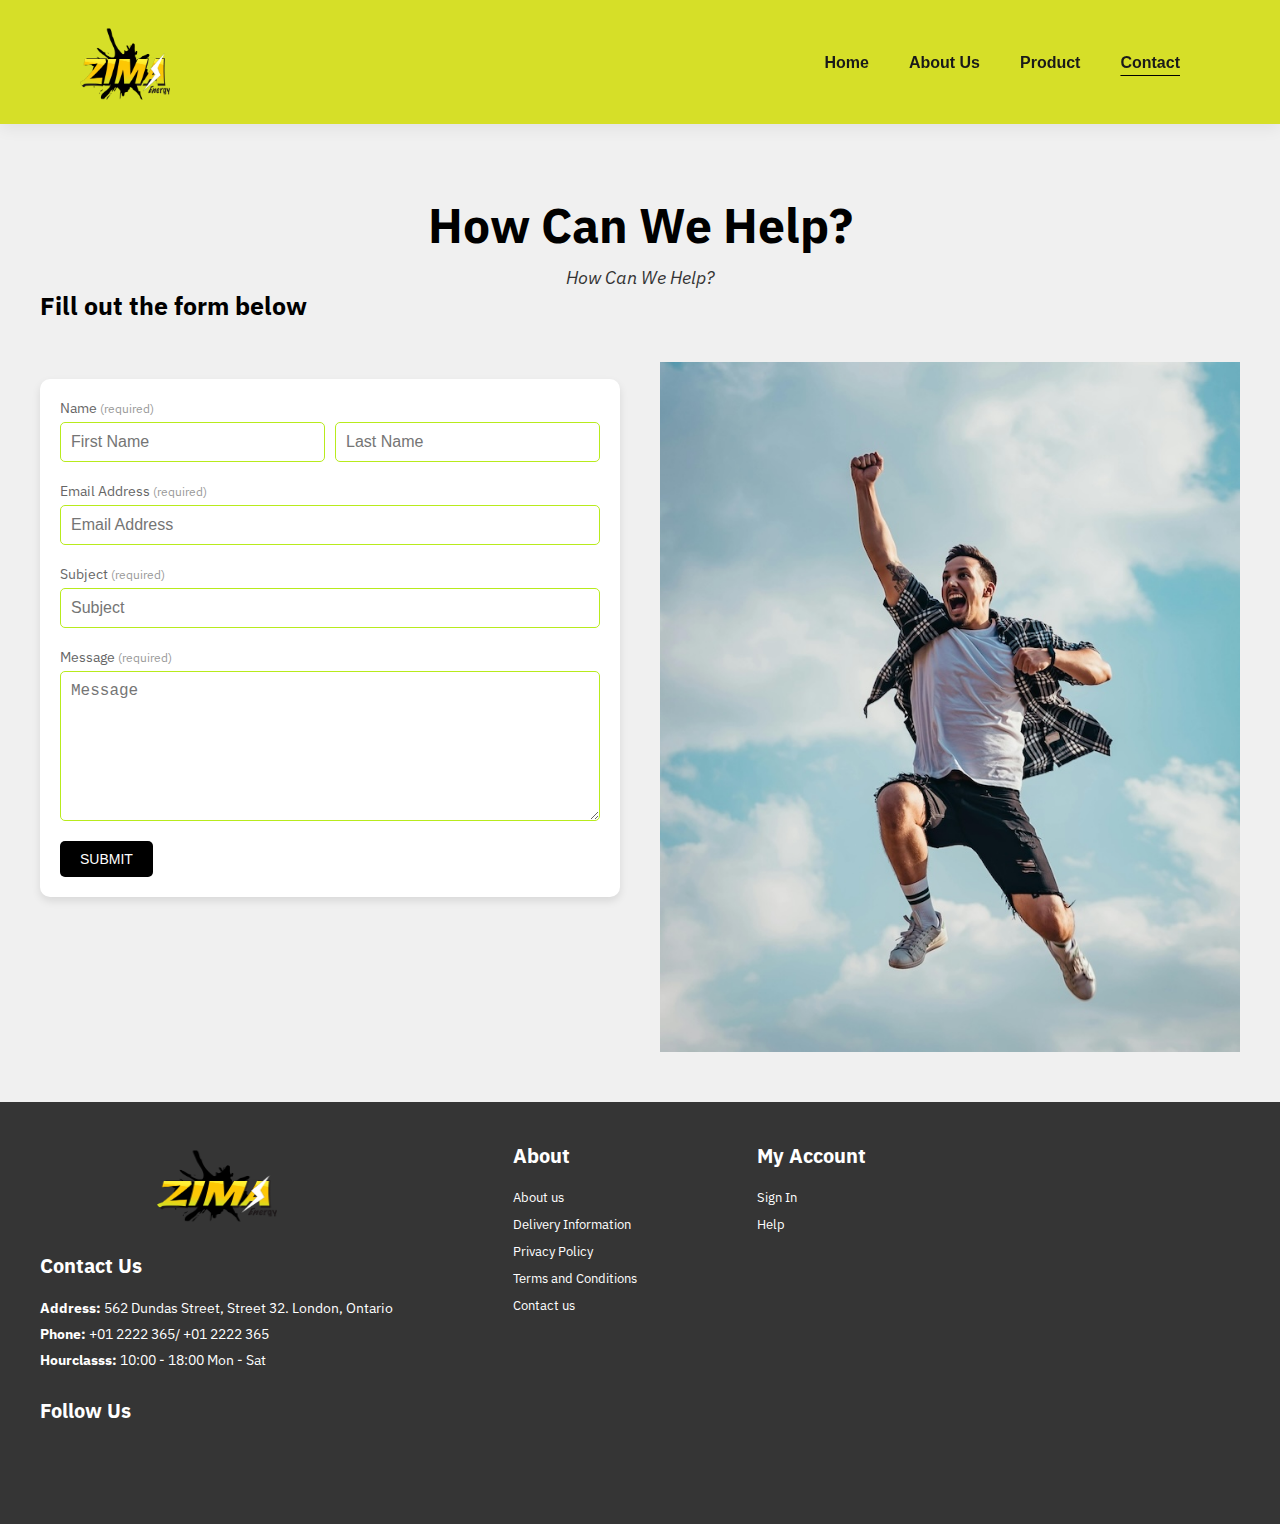
<file: contact.html>
<!DOCTYPE html>
<html lang="en">
  <head>
    <meta charset="UTF-8" />
    <meta name="viewport" content="width=device-width, initial-scale=1.0" />
    <title>ZIMA Energy</title>

    <link rel="stylesheet" href="css/grid.css" />
    <link rel="stylesheet" href="css/main.css" />
  </head>
  <body>
    <div class="off-screen-menu">
      <ul>
        <li><a href="index.html">Home</a></li>
        <li><a href="#">About Us</a></li>
        <li><a href="zima-product.html">Product</a></li>
        <li><a href="contact.html">Contact</a></li>
      </ul>
    </div>

    <nav>
      <a href="#">
        <img
          src="./images/Zima_logo.png"
          class="logo"
          alt="hero image"
          style="height: 80px"
        />
      </a>
      <div class="ham-menu">
        <span></span>
        <span></span>
        <span></span>
      </div>
    </nav>
    <!-- Nav bar -->
    <header id="header">
      <a href="#"
        ><img
          src="./images/Zima_logo.png"
          class="logo"
          alt="hero image"
          style="height: 80px"
      /></a>

      <div>
        <ul id="navbar">
          <li class="Underline"><a href="index.html">Home</a></li>
          <li class="Underline"><a href="#">About Us</a></li>
          <li class="Underline"><a href="zima-product.html">Product</a></li>
          <li class="currentPage"><a href="contact.html">Contact</a></li>
        </ul>
      </div>
    </header>

    <section class="contact-section">
      <div class="container-contact">
        <div class="heading">
          <h1>How Can We Help?</h1>
          <p><em>How Can We Help?</em></p>
          <h2>Fill out the form below</h2>
        </div>
        <div class="content">
          <div class="left">
            <form>
              <label for="first-name">Name <span>(required)</span></label>
              <div class="name-fields">
                <input
                  type="text"
                  id="first-name"
                  name="first-name"
                  placeholder="First Name"
                  required
                />
                <input
                  type="text"
                  id="last-name"
                  name="last-name"
                  placeholder="Last Name"
                  required
                />
              </div>
              <label for="email">Email Address <span>(required)</span></label>
              <input
                type="email"
                id="email"
                name="email"
                placeholder="Email Address"
                required
              />
              <label for="subject">Subject <span>(required)</span></label>
              <input
                type="text"
                id="subject"
                name="subject"
                placeholder="Subject"
                required
              />
              <label for="message">Message <span>(required)</span></label>
              <textarea
                id="message"
                name="message"
                placeholder="Message"
                required
              ></textarea>
              <button type="submit">SUBMIT</button>
            </form>
          </div>
          <div class="right">
            <img src="images/contact-image.jpg" alt="Contact Image" />
          </div>
        </div>
      </div>
    </section>

    <!-- Footer -->

    <footer class="section-p1">
      <div class="col">
        <img
          src="./images/Zima_logo.png"
          class="logo"
          alt="hero image"
          style="height: 80px"
        />
        <h4>Contact Us</h4>
        <p>
          <strong>Address: </strong>562 Dundas Street, Street 32. London,
          Ontario
        </p>
        <p><strong>Phone: </strong> +01 2222 365/ +01 2222 365</p>
        <p><strong>Hourclasss: </strong> 10:00 - 18:00 Mon - Sat</p>
        <div class="follow">
          <h4>Follow Us</h4>
          <div class="icon">
            <i class="fab fa-facebook-f"></i>
            <i class="fab fa-twitter"></i>
            <i class="fab fa-instagram"></i>
            <i class="fab fa-pinterest-p"></i>
            <i class="fab fa-youtube"></i>
          </div>
        </div>
      </div>

      <div class="col">
        <h4>About</h4>
        <a href="#">About us</a>
        <a href="#">Delivery Information</a>
        <a href="#">Privacy Policy</a>
        <a href="#">Terms and Conditions</a>
        <a href="#">Contact us</a>
      </div>

      <div class="col">
        <h4>My Account</h4>
        <a href="#">Sign In</a>
        <a href="#">Help</a>
      </div>
    </footer>

    <script src="./js/main.js"></script>
  </body>
</html>
</file>
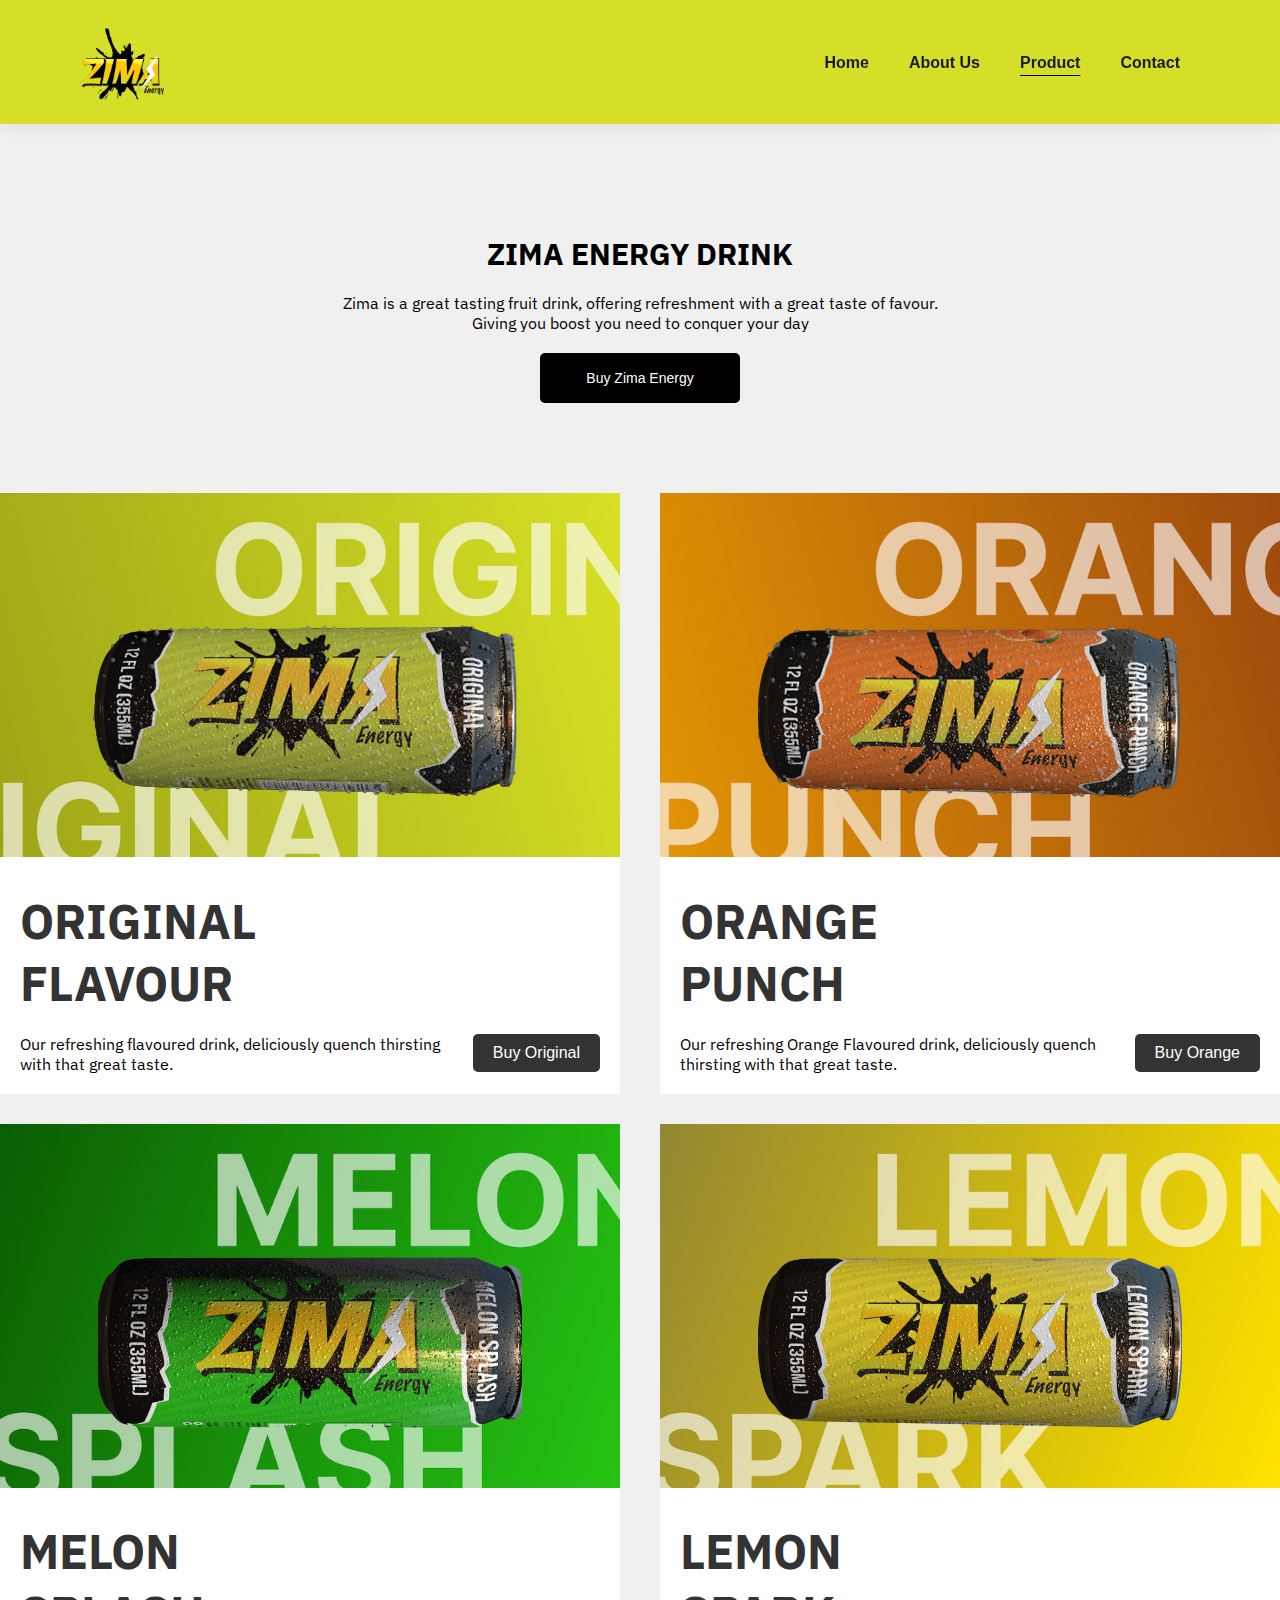
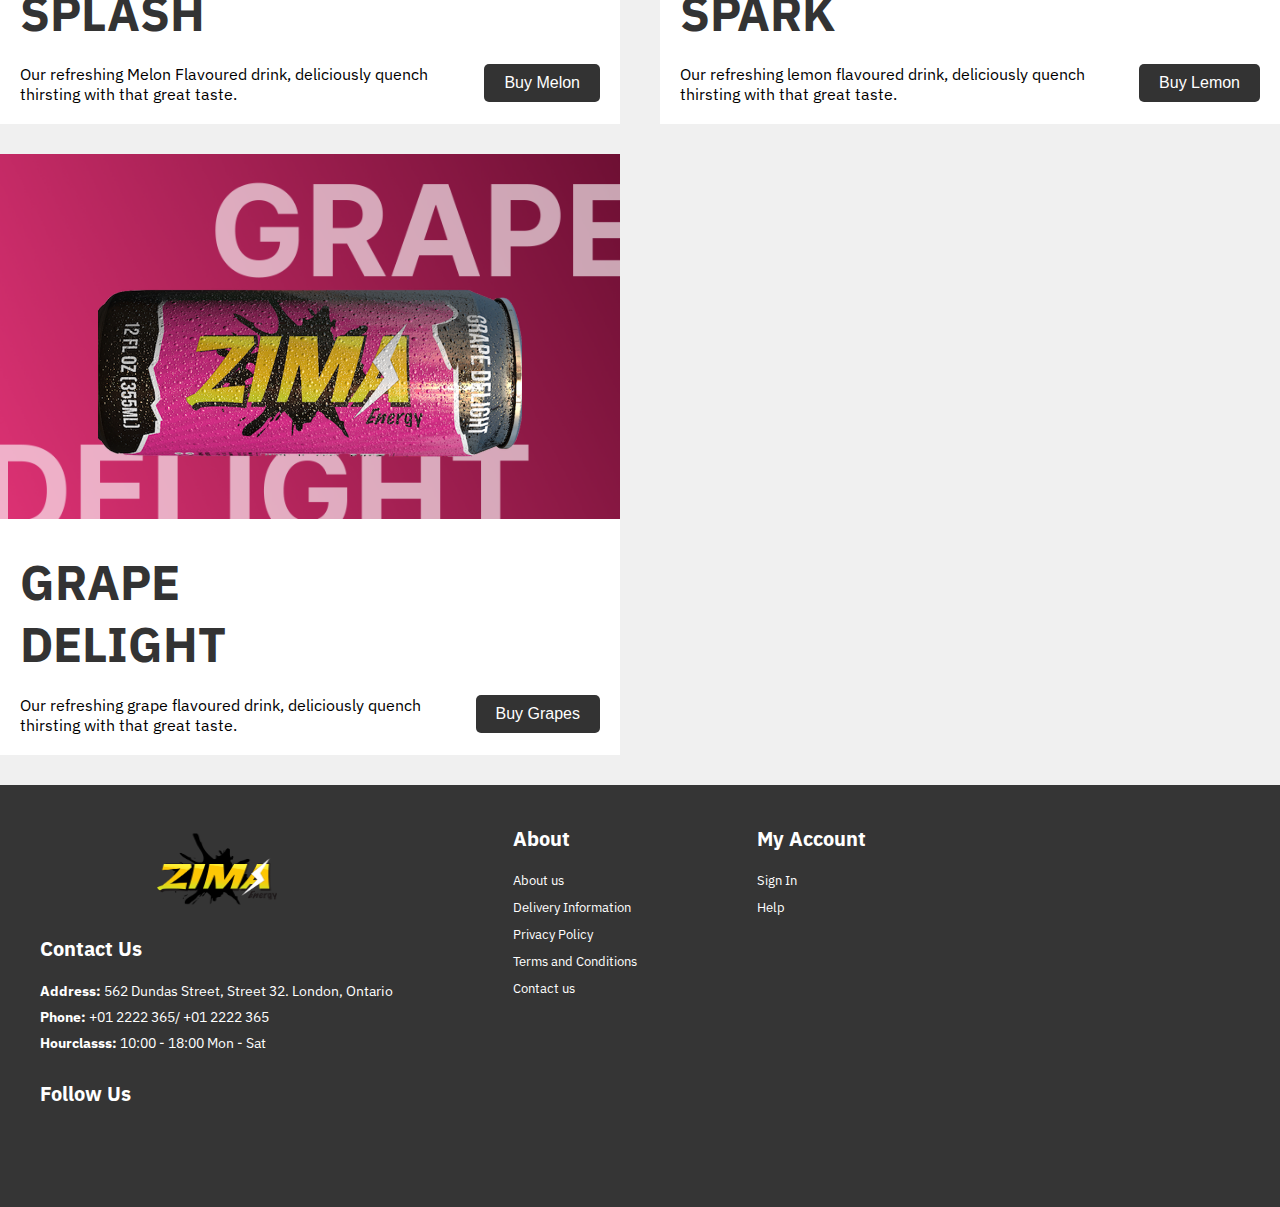
<file: zima-product.html>
<!DOCTYPE html>
<html lang="en">
  <head>
    <meta charset="UTF-8" />
    <meta name="viewport" content="width=device-width, initial-scale=1.0" />
    <title>ZIMA Energy</title>
    <link rel="stylesheet" href="./css/grid.css" />
    <link rel="stylesheet" href="./css/main.css" />
  </head>
  <body>
    <div class="off-screen-menu">
      <ul>
        <li><a href="index.html">Home</a></li>
        <li><a href="#">About Us</a></li>
        <li><a href="zima-product.html">Product</a></li>
        <li><a href="contact.html">Contact</a></li>
      </ul>
    </div>

    <nav>
      <a href="#">
        <img
          src="./images/Zima_logo.png"
          class="logo"
          alt="hero image"
          style="height: 80px"
        />
      </a>

      <div class="ham-menu">
        <span></span>
        <span></span>
        <span></span>
      </div>
    </nav>
    <header id="header" class="col-span-full m-col-start-1 m-col-end-4">
      <a href="#">
        <img
          src="./images/Zima_logo.png"
          class="logo"
          alt="hero image"
          style="height: 80px"
        />
      </a>
      <div id="sticky-nav-con">
        <!-- <ul id="navbar"> -->
        <ul id="navbar">
          <li class="Underline"><a href="index.html">Home</a></li>
          <li class="Underline"><a href="#">About Us</a></li>
          <li class="currentPage"><a href="zima-product.html">Product</a></li>
          <li class="Underline"><a href="contact.html">Contact</a></li>
        </ul>
      </div>
    </header>

    <div class="product-hero-container">
      <div class="product-hero-text" id="product-hero-text">
        <h2>ZIMA ENERGY DRINK</h2>
        <p>
          Zima is a great tasting fruit drink, offering refreshment with a great
          taste of favour.<br />Giving you boost you need to conquer your day
        </p>

        <button type="submit">Buy Zima Energy</button>
      </div>
    </div>

    <div class="product-display">
      <div class="original-box">
        <div class="image-overlay">
          <img
            src="images/original-frame.png"
            alt="original frame background"
          />
        </div>
        <div class="foreground">
          <img src="images/original-can.png" alt="orginal can" />
        </div>
        <div class="text">
          <h1>
            ORIGINAL <br />
            FLAVOUR
          </h1>
          <div class="text-container">
            <p>
              Our refreshing flavoured drink, deliciously quench thirsting with
              that great taste.
            </p>
            <button type="submit">Buy Original</button>
          </div>
        </div>
      </div>

      <div class="right-box">
        <div class="image-overlay">
          <img src="images/orange-frame.png" alt="orange frame background" />
        </div>
        <div class="foreground">
          <img src="images/orange-can.png" alt="orange can" />
        </div>
        <div class="text">
          <h1>
            ORANGE <br />
            PUNCH
          </h1>
          <div class="text-container">
            <p>
              Our refreshing Orange Flavoured drink, deliciously quench
              thirsting with that great taste.
            </p>
            <button type="submit">Buy Orange</button>
          </div>
        </div>
      </div>
    </div>

    <div class="product-display">
      <div class="original-box">
        <div class="image-overlay">
          <img src="images/melon-frame.png" alt="melon frame background" />
        </div>
        <div class="foreground">
          <img src="images/melon-can.png" alt="melon can" />
        </div>
        <div class="text">
          <h1>MELON <br />SPLASH</h1>

          <div class="text-container">
            <p>
              Our refreshing Melon Flavoured drink, deliciously quench thirsting
              with that great taste.
            </p>
            <button type="submit">Buy Melon</button>
          </div>
        </div>
      </div>

      <div class="right-box">
        <div class="image-overlay">
          <img src="images/lemon-frame.png" alt="lemon frame background" />
        </div>
        <div class="foreground">
          <img src="images/lemon-can.png" alt="lemon can" />
        </div>
        <div class="text">
          <h1>LEMON <br />SPARK</h1>
          <div class="text-container">
            <p>
              Our refreshing lemon flavoured drink, deliciously quench thirsting
              with that great taste.
            </p>
            <button type="submit">Buy Lemon</button>
          </div>
        </div>
      </div>
    </div>

    <div class="product-display">
      <div class="original-box">
        <div class="image-overlay">
          <img src="images/grape-frame.png" alt="grapes frame background" />
        </div>
        <div class="foreground">
          <img src="images/grapes-can.png" alt="grapes can" />
        </div>
        <div class="text">
          <h1>GRAPE <br />DELIGHT</h1>
          <div class="text-container">
            <p>
              Our refreshing grape flavoured drink, deliciously quench thirsting
              with that great taste.
            </p>
            <button type="submit">Buy Grapes</button>
          </div>
        </div>
      </div>
    </div>

    <footer class="section-p1">
      <div class="col">
        <img
          src="./images/Zima_logo.png"
          class="logo"
          alt="hero image"
          style="height: 80px"
        />
        <h4>Contact Us</h4>
        <p>
          <strong>Address: </strong>562 Dundas Street, Street 32. London,
          Ontario
        </p>
        <p><strong>Phone: </strong> +01 2222 365/ +01 2222 365</p>
        <p><strong>Hourclasss: </strong> 10:00 - 18:00 Mon - Sat</p>
        <div class="follow">
          <h4>Follow Us</h4>
          <div class="icon">
            <i class="fab fa-facebook-f"></i>
            <i class="fab fa-twitter"></i>
            <i class="fab fa-instagram"></i>
            <i class="fab fa-pinterest-p"></i>
            <i class="fab fa-youtube"></i>
          </div>
        </div>
      </div>

      <div class="col">
        <h4>About</h4>
        <a href="#">About us</a>
        <a href="#">Delivery Information</a>
        <a href="#">Privacy Policy</a>
        <a href="#">Terms and Conditions</a>
        <a href="#">Contact us</a>
      </div>

      <div class="col">
        <h4>My Account</h4>
        <a href="#">Sign In</a>
        <a href="#">Help</a>
      </div>
    </footer>

    <script src="./js/main.js"></script>
  </body>
</html>
</file>
<file: css/grid.css>
@media (max-width: 799px) {
  .section-p1 {
    padding: 40px 40px;
  }

  #navbar {
    display: flex;
    flex-direction: column;
    align-items: flex-start;
    justify-content: flex-start;
    position: fixed;
    top: 0;
    right: -300px;
    height: 100vh;
    width: 300px;
    background-color: #deff10;
    box-shadow: 0 40px 60px rgba(0, 0, 0, 0.09);
    padding: 80px 0 0 10px;
    transition: 0.3s;
  }

  #navbar li {
    margin-bottom: 25px;
  }

  #navbar.active {
    right: 0px;
  }

  #hero {
    height: 70vh;
    padding: 0 80px;
    background-position: top 30% right 30%;
  }

  #product1 .pro-container {
    justify-content: center;
  }
}

@media (max-width: 477px) {
  .section-p1 {
    padding: 20px;
  }
  #header {
    padding: 10px 30px;
  }
  h1 {
    font-size: 38px;
  }
  h2 {
    font-size: 32px;
  }
  #hero {
    padding: 0 20px;
    background-position: 55%;
  }

  #feature .fe-box {
    width: 155px;
    margin: 0 0 15px 0;
  }
  #product1 .pro {
    width: 100%;
  }
}

/* ---General rules - scales images, videos to size of container--- */
img,
embed,
object,
video,
picture {
  max-width: 100%;
}

/* ---Change the way the box model works, tells the browser to account for any border and padding in the values you specify for an element's width and height.--- */

html {
  box-sizing: border-box;
}

*,
*::before,
*::after {
  box-sizing: inherit;
}

/* ---Mini CSS reset--- */

body,
p,
h1,
h2,
h3,
h4,
h5 {
  margin: 0px;
  padding: 0px;
}

/* ---Utility Classes--- */

.hidden {
  display: none;
}

/* ---Mobile Library Grid Styles--- */

.full-width-grid-con {
  display: grid;
  grid-template-columns: 1fr minmax(0, 1200px) 1fr;
}

.grid-con {
  display: grid;
  grid-template-columns: repeat(4, 73px);
  column-gap: 30px;
  max-width: 1200px;
  margin: 0 auto;
  padding-left: 15px;
  padding-right: 15px;
}

.col-auto {
  grid-column: auto;
}
.col-span-1 {
  grid-column: span 1 / span 1;
}
.col-span-2 {
  grid-column: span 2 / span 2;
}
.col-span-3 {
  grid-column: span 3 / span 3;
}
.col-span-4 {
  grid-column: span 4 / span 4;
}
.col-span-full {
  grid-column: 1 / -1;
}

.col-start-1 {
  grid-column-start: 1;
}
.col-start-2 {
  grid-column-start: 2;
}
.col-start-3 {
  grid-column-start: 3;
}
.col-start-4 {
  grid-column-start: 4;
}
.col-start-auto {
  grid-column-start: auto;
}

.col-end-1 {
  grid-column-end: 1;
}
.col-end-2 {
  grid-column-end: 2;
}
.col-end-3 {
  grid-column-end: 3;
}
.col-end-4 {
  grid-column-end: 4;
}
.col-end-5 {
  grid-column-end: 5;
}
.col-end-auto {
  grid-column-end: auto;
}

/* ---Tablet Library Grid Styles--- */
@media screen and (min-width: 768px) {
  .grid-con {
    display: grid;
    grid-template-columns: repeat(12, minmax(0, 1fr));
    grid-column-gap: 20px;
    padding-left: 16px;
    padding-right: 16px;
  }

  .m-col-auto {
    grid-column: auto;
  }
  .m-col-span-1 {
    grid-column: span 1 / span 1;
  }
  .m-col-span-2 {
    grid-column: span 2 / span 2;
  }
  .m-col-span-3 {
    grid-column: span 3 / span 3;
  }
  .m-col-span-4 {
    grid-column: span 4 / span 4;
  }
  .m-col-span-5 {
    grid-column: span 5 / span 5;
  }
  .m-col-span-6 {
    grid-column: span 6 / span 6;
  }
  .m-col-span-7 {
    grid-column: span 7 / span 7;
  }
  .m-col-span-8 {
    grid-column: span 8 / span 8;
  }
  .m-col-span-9 {
    grid-column: span 9 / span 9;
  }
  .m-col-span-10 {
    grid-column: span 10 / span 10;
  }
  .m-col-span-11 {
    grid-column: span 11 / span 11;
  }
  .m-col-span-12 {
    grid-column: span 12 / span 12;
  }
  .m-col-span-full {
    grid-column: 1 / -1;
  }

  .m-col-start-1 {
    grid-column-start: 1;
  }
  .m-col-start-2 {
    grid-column-start: 2;
  }
  .m-col-start-3 {
    grid-column-start: 3;
  }
  .m-col-start-4 {
    grid-column-start: 4;
  }
  .m-col-start-5 {
    grid-column-start: 5;
  }
  .m-col-start-6 {
    grid-column-start: 6;
  }
  .m-col-start-7 {
    grid-column-start: 7;
  }
  .m-col-start-8 {
    grid-column-start: 8;
  }
  .m-col-start-9 {
    grid-column-start: 9;
  }
  .m-col-start-10 {
    grid-column-start: 10;
  }
  .m-col-start-11 {
    grid-column-start: 11;
  }
  .m-col-start-12 {
    grid-column-start: 12;
  }
  .m-col-start-13 {
    grid-column-start: 13;
  }
  .m-col-start-auto {
    grid-column-start: auto;
  }

  .m-col-end-1 {
    grid-column-end: 1;
  }
  .m-col-end-2 {
    grid-column-end: 2;
  }
  .m-col-end-3 {
    grid-column-end: 3;
  }
  .m-col-end-4 {
    grid-column-end: 4;
  }
  .m-col-end-5 {
    grid-column-end: 5;
  }
  .m-col-end-6 {
    grid-column-end: 6;
  }
  .m-col-end-7 {
    grid-column-end: 7;
  }
  .m-col-end-8 {
    grid-column-end: 8;
  }
  .m-col-end-9 {
    grid-column-end: 9;
  }
  .m-col-end-10 {
    grid-column-end: 10;
  }
  .m-col-end-11 {
    grid-column-end: 11;
  }
  .m-col-end-12 {
    grid-column-end: 12;
  }
  .m-col-end-13 {
    grid-column-end: 13;
  }
  .m-col-end-auto {
    grid-column-end: auto;
  }
}

/* ---Desktop Library Grid Styles--- */
@media screen and (min-width: 1200px) {
  .grid-con {
    grid-column-gap: 30px;
    padding-left: 15px;
    padding-right: 15px;
  }

  .l-col-auto {
    grid-column: auto;
  }
  .l-col-span-1 {
    grid-column: span 1 / span 1;
  }
  .l-col-span-2 {
    grid-column: span 2 / span 2;
  }
  .l-col-span-3 {
    grid-column: span 3 / span 3;
  }
  .l-col-span-4 {
    grid-column: span 4 / span 4;
  }
  .l-col-span-5 {
    grid-column: span 5 / span 5;
  }
  .l-col-span-6 {
    grid-column: span 6 / span 6;
  }
  .l-col-span-7 {
    grid-column: span 7 / span 7;
  }
  .l-col-span-8 {
    grid-column: span 8 / span 8;
  }
  .l-col-span-9 {
    grid-column: span 9 / span 9;
  }
  .l-col-span-10 {
    grid-column: span 10 / span 10;
  }
  .l-col-span-11 {
    grid-column: span 11 / span 11;
  }
  .l-col-span-12 {
    grid-column: span 12 / span 12;
  }
  .l-col-span-full {
    grid-column: 1 / -1;
  }

  .l-col-start-1 {
    grid-column-start: 1;
  }
  .l-col-start-2 {
    grid-column-start: 2;
  }
  .l-col-start-3 {
    grid-column-start: 3;
  }
  .l-col-start-4 {
    grid-column-start: 4;
  }
  .l-col-start-5 {
    grid-column-start: 5;
  }
  .l-col-start-6 {
    grid-column-start: 6;
  }
  .l-col-start-7 {
    grid-column-start: 7;
  }
  .l-col-start-8 {
    grid-column-start: 8;
  }
  .l-col-start-9 {
    grid-column-start: 9;
  }
  .l-col-start-10 {
    grid-column-start: 10;
  }
  .l-col-start-11 {
    grid-column-start: 11;
  }
  .l-col-start-12 {
    grid-column-start: 12;
  }
  .l-col-start-13 {
    grid-column-start: 13;
  }
  .l-col-start-auto {
    grid-column-start: auto;
  }

  .l-col-end-1 {
    grid-column-end: 1;
  }
  .l-col-end-2 {
    grid-column-end: 2;
  }
  .l-col-end-3 {
    grid-column-end: 3;
  }
  .l-col-end-4 {
    grid-column-end: 4;
  }
  .l-col-end-5 {
    grid-column-end: 5;
  }
  .l-col-end-6 {
    grid-column-end: 6;
  }
  .l-col-end-7 {
    grid-column-end: 7;
  }
  .l-col-end-8 {
    grid-column-end: 8;
  }
  .l-col-end-9 {
    grid-column-end: 9;
  }
  .l-col-end-10 {
    grid-column-end: 10;
  }
  .l-col-end-11 {
    grid-column-end: 11;
  }
  .l-col-end-12 {
    grid-column-end: 12;
  }
  .l-col-end-13 {
    grid-column-end: 13;
  }
  .l-col-end-auto {
    grid-column-end: auto;
  }
}
</file>
<file: css/main.css>
@import url("https://fonts.googleapis.com/css2?family=IBM+Plex+Sans:ital,wght@0,100;0,200;0,300;0,400;0,500;0,600;0,700;1,100;1,200;1,300;1,400;1,500;1,600;1,700&display=swap");

body {
  margin: 0;
  padding: 0;
  font-family: "IBM Plex Sans", "Arial", serif;
  background-color: #f0f0f0;
  font-size: medium;
}
.hidden {
  display: none;
}

/* Nav bar */
#header {
  display: flex;
  align-items: center;
  justify-content: space-between;
  padding: 20px 80px;
  background: #d6df28;
  box-shadow: 0 5px 15px rgba(0, 0, 0, 0.06);
  z-index: 1000;
  width: 100%;
  position: sticky;
  top: 0;
  left: 0;
}

#sticky-nav-con {
  display: flex;
  width: 100%;
  align-items: center;
  justify-content: space-between;
}

#navbar {
  display: flex;
  align-items: center;
  justify-content: center;
  list-style: none;
  padding: 0;
  margin: 0;
}

#navbar li {
  list-style: none;
  padding: 0 20px;
  position: relative;
}

#navbar li a {
  text-decoration: none;
  font-family: sans-serif;
  font-size: 16px;
  font-weight: 600;
  color: #1a1a1a;
  transition: 0.3s ease;
}

.Underline:hover {
  text-decoration: underline;
  text-underline-offset: 7px;
}
.currentPage {
  text-decoration: underline;
  text-underline-offset: 7px;
}

/* Main Nav */
#main-nav button {
  width: 20px;
  height: 20px;
  background: url(../images/burger.svg) no-repeat center;
  margin-top: 15px;
  transition: all 0.5s ease;
  margin-bottom: 20px;
  border: 0;
}

#main-nav button.expanded {
  transform: rotate(90deg);
}

#burger-con {
  margin-top: 20px;
  margin-bottom: 20px;
  display: none;
}

#burger-con.slide-toggle {
  display: block;
}

#main-nav ul {
  list-style: none;
  padding: 0;
  margin: 0;
}

#main-nav ul li a {
  display: block;
  padding: 10px 0;
  text-align: center;
  color: #000;
}

#main-nav ul li {
  border-bottom: 1px solid #efefef;
}

#main-nav ul li:first-child {
  border-top: 1px solid #efefef;
}

#main-nav ul li:last-child {
  margin-bottom: 10px;
}

#mobile {
  display: none;
  align-items: center;
}

#close {
  display: none;
}

/*Index Page*/
.container {
  position: relative;
  width: 100%;
  height: 750px;
  background-image: url("../images/cover-page.png");
  background-size: cover;
  background-position: center;
  display: flex;
  flex-direction: column;
  justify-content: center;
  align-items: center;
  text-align: left;
  overflow: hidden;
}

#hero {
  position: relative;
  height: 100%;
  text-align: left;
  color: white;
}

.hero-title {
  font-size: 6em;
  color: white;
  animation: leftOne 2s ease-out forwards;
  width: 80%; /* Initial width */
  align-self: flex-start;
}

.hero-text {
  opacity: 0;
  font-size: 2em;
  color: white;
  animation: leftTwo 1s ease-out 1s forwards;
  width: 80%;
  align-self: flex-start;
}

.hero-button {
  font-family: "IBM Plex Sans";
  font-weight: bold;
  color: rgb(0, 0, 0);
  background-color: #c9d300;
  cursor: pointer;
  margin-top: 20px;
  padding: 10px 20px;
  font-size: 1.2em;
  border: 2px solid white;
  border-radius: 5px;
  text-decoration: none;
  transition: background-color 0.3s ease, transform 0.3s ease;
  align-self: flex-start;
}

/* Hover state for the button */
.hero-button:hover {
  background-color: rgb(255, 255, 255);
  cursor: pointer;
}

.hero-button::before {
  top: 0;
  left: 0;
}

.hero-button::after {
  bottom: 0;
  right: 0;
  color: #000;
}

/* Expand the pseudo-elements on hover */
.hero-button:hover::before,
.hero-button:hover::after {
  width: 100%;
}

@keyframes leftOnemobile {
  0% {
    padding-right: 300px;
    opacity: 0;
  }
  25% {
    opacity: 0.2;
    padding-left: 8%;
  }
  50% {
    padding-left: 8%;
    opacity: 0.3;
  }
  70% {
    opacity: 0.4;
    padding-left: 8%;
  }

  100% {
    opacity: 1;
    padding-left: 8%;
  }
}

@keyframes leftTwomobile {
  0% {
    padding-right: 300px;
    opacity: 0;
  }
  25% {
    opacity: 0.2;
    padding-left: 8%;
  }
  50% {
    padding-left: 8%;
    opacity: 0.3;
  }
  70% {
    opacity: 0.4;
    padding-left: 8%;
  }

  100% {
    opacity: 1;
    padding-left: 8%;
  }
}

@keyframes leftOne {
  0% {
    padding-right: 300px;
    opacity: 0;
  }
  25% {
    opacity: 0.2;
    padding-left: 8%;
  }
  50% {
    padding-left: 8%;
    opacity: 0.3;
  }
  70% {
    opacity: 0.4;
    padding-left: 8%;
  }

  100% {
    opacity: 1;
    padding-left: 8%;
  }
}

@keyframes leftTwo {
  0% {
    padding-right: 300px;
    opacity: 0;
  }
  25% {
    opacity: 0.2;
    padding-left: 8%;
  }
  50% {
    padding-left: 8%;
    opacity: 0.3;
  }
  70% {
    opacity: 0.4;
    padding-left: 8%;
  }

  100% {
    opacity: 1;
    padding-left: 8%;
  }
}

#hero img {
  grid-column: 1/-1;
  grid-row: 1/-1;
  justify-self: center;
}
.grid-con {
  display: flex;
  justify-content: center;
  align-items: center;
  width: 100%;
  padding: 20px;
  box-sizing: border-box;
}

#hero .grid-con {
  grid-column: 3/3;
  grid-row: 1/1;
  margin: 0;
}

#hero h2 {
  color: black;
  font-family: "Courier New", Courier, monospace;
  font-size: 30px;
  font-weight: 700;
  margin: 0;
  padding: 0;
}

#hero h4 {
  padding-bottom: 15px;
  font-weight: 400;
}

#hero p {
  color: white;
  font-family: sans-serif;
  font-weight: 400;
  font-size: 20px;
}

/*Zima List colour */
.zima-list li {
  color: #000;
  transition: color 0.3s ease-in-out;
}
.zima-list li:nth-child(1):hover {
  color: #d6df28;
}

.zima-list li:nth-child(2):hover {
  color: #ff810a;
}

.zima-list li:nth-child(3):hover {
  color: #f02d98;
}

.zima-list li:nth-child(4):hover {
  color: #35ff1f;
}

.zima-list li a {
  color: inherit;
  text-decoration: none;
  font-weight: bold;
}

.zima-list li a:hover {
  opacity: 0.8;
}

#why-zima {
  display: flex;
  justify-content: center;
  padding: 50px;
  text-align: left;
}

.why-zima-content {
  display: flex;
  align-items: center;
}

.why-zima-image {
  display: flex;
  flex-direction: column;
  align-items: center;
  margin-left: 150px;
}
.why-zima-image img {
  object-fit: fill;
  height: 50%;
}

.why-zima-text {
  text-align: left;
  top: 0;
}

.why-zima-text p,
.why-zima-text h2 {
  margin: 10px 0 0 3%;
  font-size: 150%;
}

.why-zima-text ul {
  list-style-type: none;
  padding: 2px;
  margin-left: 3%;
}

.why-zima-text ul li {
  margin: 30px 0;
  text-align: left;
}

.why-zima-text ul li a {
  text-decoration: dotted;
  font-weight: bold;
  font-size: 150%;
  transition: font-size 0.3s ease;
}
.why-zima-text ul li a:hover {
  font-size: 170%;
}

.view-button {
  position: relative;
  display: flex;
  justify-content: center;
  margin-top: 20px;
}

.view-button button {
  width: 200px;
  height: 50px;
  background-color: black;
  color: white;
  border: none;
  border-radius: 5px;
  font-size: 16px;
  cursor: pointer;
  position: relative;
  overflow: hidden;
  transition: color 0.9s ease;
}

.view-button button::before,
.view-button button::after {
  content: "";
  position: absolute;
  width: 0;
  height: 2px;
  background-color: #f02d98;
  transition: width 0.9s ease;
}

.view-button button::before {
  top: 0;
  left: 0;
}

.view-button button::after {
  bottom: 0;
  right: 0;
}

.view-button button:hover::before,
.view-button button:hover::after {
  width: 100%;
}

.view-button button:hover {
  background-color: #f02d98;
  color: white;
}
/*Contact Page*/

#contact-hero-image {
  height: 90%;
  width: 90%;
  background-position: top 25% right 0;
  display: flex;
  flex-direction: row;
  align-items: flex-start;
  justify-content: center;
  margin: auto;
  width: 50%;
  border: 3px grey;
  padding: 10px;
}

#contact-hero-image h1 {
  color: black;
  background-color: #cce7d0;
  font-family: "Courier New", Courier, monospace;
  font-size: 30px;
  font-weight: 700;
  margin: 0;
  padding: 0;
}

#contact-hero-image h2 {
  color: black;
  background-color: #cce7d0;
  font-family: "Courier New", Courier, monospace;
  font-size: 25px;
  font-weight: 700;
  margin: 0;
  padding: 0;
}

#contact-hero-image button {
  margin-top: 20px;
  background-color: #d6df28;
  padding: 14px 80px 14px 65px;
  color: black;
  border-radius: 25px;
  border-color: transparent;
  font-size: 15px;
  font-weight: 700;
}

#contact-hero-image p {
  color: black;
  font-family: sans-serif;
  font-weight: 400;
  font-size: 15px;
}

/*Exclusive Flavour*/

#exclusive-flavours {
  display: grid;
  grid-template-columns: repeat(5, 1fr);
  gap: 40px;
  padding: 40px;
}

.flavours-content {
  display: contents;
}

.flavours-content-text {
  grid-column: 3 / span 1;
  display: flex;
  flex-direction: column;
  justify-content: center;
  text-align: center;
}

.flavours-content-text h3 {
  font-weight: normal;
  margin-top: 2%;
  margin-bottom: 10px;
}

.flavours-content-text h4 {
  margin-bottom: 10px;
}

.flavours-content-text p {
  line-height: 1.5;
}

.box1,
.box2,
.box3 h2 {
  text-align: center;
}

.box1 {
  grid-column: 2 / span 1;
  height: 87%;
  width: 300px;
}

.box2 {
  grid-column: 3 / span 1;
  height: 87%;
  width: 300px;
}
.box3 {
  grid-column: 4 / span 1;
  height: 87%;
  width: 300px;
}

.box_img {
  width: 100%;
  height: auto;
  object-fit: cover;
  margin-bottom: 8px;
  border: 24px;
}
.box1:hover,
.box2:hover,
.box3:hover {
  border: 10px solid white;
  border-image-width: 90px;
  border-radius: 20px;
  cursor: pointer;
}

@media (max-width: 768px) {
  #exclusive-flavours {
    grid-template-columns: 1fr;
    gap: 10px;
  }
  .lightbox article {
    width: 2px;
    height: auto;
  }
  .box1,
  .box2,
  .box3 {
    width: 300px;
    height: 90%;
    border: 8px solid transparent;
    border-radius: 10px;
    border-image-width: 50px;
    cursor: pointer;
    display: flex;
    flex-direction: column;
    justify-content: center;
    align-items: center;
    text-align: center;
    cursor: pointer;
  }

  .flavours-content-text {
    grid-column: 1 / -1;
    text-align: center;
  }
}
/* Gallergy Slider*/

.gallery-text {
  grid-column: 3 / span 1;
  display: flex;
  flex-direction: column;
  justify-content: center;
  text-align: center;
  margin-top: 10%;
  margin-bottom: 5%;
}

.gallery-text h3 {
  font-weight: normal;
  margin-top: 2%;
  margin-bottom: 10px;
}

#slider-container {
  overflow: hidden;
  position: relative;
  width: 90%;
  max-width: 1000px;
  height: auto;
  margin: 0 auto;
  margin-bottom: 8cap;
}

#image-slider {
  display: flex;
  transition: transform 0.5s ease-in-out;
}

.slider-image {
  max-width: 100%;
  height: 80%;
}

#prev-btn,
#next-btn {
  position: absolute;
  top: 70%;
  transform: translateY(-50%);
  font-size: 20px;
  cursor: pointer;
  padding: 20px;
  border: none;
  color: #000;
  background-color: rgba(255, 255, 255, 0.6);
}

#prev-btn {
  left: 0px;
}

#next-btn {
  right: 0px;
}

/* Video Container */
.video-container {
  width: 100%;
  max-width: 1030px;
  margin: 0 auto;
  padding: 20px;
  display: flex;
  justify-content: center;
  margin-bottom: 5%;
}

/* Video Element */
.video-container video {
  width: 100%;
  height: auto;
}

/*Signup Form*/
#signup-form-div {
  flex-direction: row;
  align-items: center;
  margin: 0 auto;
}
@media (max-width: 800px) {
  .flex-container {
    flex-direction: column;
  }
}

.signup-container {
  background-color: #d6df28;
  padding: 50px 20px;
  text-align: center;
  max-width: 100%;
  margin: 0 auto;
}

.signup-container h2 {
  font-size: 24px;
  margin-bottom: 10px;
  color: black;
}

.signup-container p {
  font-size: 16px;
  margin-bottom: 20px;
  color: black;
}

.signup-form {
  display: flex;
  justify-content: left;
  align-items: center;
  margin-right: 20px;
  gap: 10px;
}

.signup-form input[type="email"] {
  padding: 10px;
  font-size: 16px;
  border: none;
  border-radius: 5px 5px;
  border: 1px solid #cce7d0;
  width: 500px;
  margin-right: 20px;
  max-width: 100%;
}

.signup-form button {
  font-size: 16px;
  border: none;
  background-color: black;
  color: white;
  cursor: pointer;
}

.signup-form button:hover {
  background-color: #333;
}

#thank-you-message {
  display: none;
  color: grey;
  margin-top: 10px;
}

/*Zima Product Page*/

.product-display {
  display: grid;
  grid-template-columns: repeat(2, 1fr);
  gap: 40px;
  margin-bottom: 20px;
}

.product-hero-container {
  display: flex;
  flex-direction: row;
  align-items: center;
  padding: 40px;
}

@media (max-width: 800px) {
  .flex-container {
    flex-direction: column;
  }
}

.product-hero-text {
  padding: 50px 20px;
  text-align: center;
  max-width: 100%;
  margin: 0 auto;
  margin-top: 20px;
}

#product-hero-text p {
  font-size: 16px;
  margin-top: 30px;
  margin-bottom: 20px;
  color: black;
  text-align: center;
  margin: 0;
  padding: 0;
}

.product-hero-text h2 {
  font-size: 30px;
  margin-bottom: 20px;
  color: black;
}

.product-hero-container button {
  margin-top: 20px;
  width: 200px;
  height: 50px;
  position: relative;
  transition: color 0.3s ease, background-color 0.3s ease;
}

.orange-box,
.grapes-box,
.original-box,
.melon-box,
.lemon-box {
  position: relative;
  font-size: 32px;
  margin-bottom: 10px;
  color: black;
  text-align: left;
  background-color: rgb(255, 255, 255);
}

.right-box {
  position: relative;
  font-size: 32px;
  margin-bottom: 10px;
  color: black;
  text-align: left;
  background-color: rgb(255, 255, 255);
}

@media (max-width: 799px) {
  .product-display {
    all: revert;
    display: grid;
  }
  .right-box {
    all: revert;
    transform: translateY(0);
  }
}

.orange-box:hover,
.grapes-box:hover,
.original-box:hover,
.melon-box:hover,
.lemon-box:hover {
  background-color: #f5f5f5;
}

@media (max-width: 800px) {
  .flex-container {
    flex-direction: column;
  }
}
.product-hero-container button::before,
.product-hero-container button::after {
  content: "";
  position: absolute;
  width: 0;
  height: 2px;
  background-color: #f02d98;
  transition: width 0.3s ease;
}

.product-hero-container button::before {
  top: 0;
  left: 0;
}

.product-hero-container button::after {
  bottom: 0;
  right: 0;
}

.product-hero-container button:hover::before,
.product-hero-container button:hover::after {
  width: 100%;
}

.product-hero-container button:hover {
  background-color: #f02d98;
  color: white;
}
.original-box img {
  width: 100%;
  height: auto;
}

.orange-box img {
  width: 100%;
  height: auto;
}

.orange-box {
  position: relative;
}

.grapes-box img {
  width: 100%;
  height: auto;
}

.grapes-box {
  position: relative;
}

.melon-box img {
  width: 100%;
  height: auto;
}

.melon-box {
  position: relative;
}

.lemon-box img {
  width: 100%;
  height: auto;
}

.lemon-box {
  position: relative;
}

.image-overlay {
  position: absolute;
  top: 0px;
  left: 0px;
  width: 100%;
  height: 100%;
  z-index: 1;
}

.image-overlay img {
  width: 100%;
  height: auto;
}

.foreground {
  position: relative;
  z-index: 2;
  margin-top: 13%;
}

.foreground img {
  width: 100%;
  height: auto;
  transition: transform 0.5s ease-in-out;
}

.original-box:hover .foreground img,
.grapes-box:hover .foreground img,
.melon-box:hover .foreground img,
.right-box:hover .foreground img {
  transform: rotate(-15deg);
}

.original-box:hover .text-container,
.grapes-box:hover .text-container,
.melon-box:hover .text-container,
.right-box:hover .text-container {
  background-color: #f0f0f0;
}

.original-box:hover .image-overlay,
.orange-box:hover .image-overlay,
.grapes-box:hover .image-overlay,
.melon-box:hover .image-overlay,
.lemon-box:hover .image-overlay {
  opacity: 0.8;
}

.text {
  position: relative;
  z-index: 3;
  background-color: rgba(255, 255, 255, 0.8);
  padding: 20px;
  border-radius: 10px;
}

.text h1 {
  font-size: 48px;
  margin: 10px 0;
  color: #333;
}

.text p {
  font-size: 16px;
  color: #000000;
  flex: 1;
  margin-right: 20px;
}

.text-container {
  display: flex;
  justify-content: space-between;
  align-items: center;
  margin-top: 20px; /* Add some space between the title and the text/button */
}

.text button {
  padding: 10px 20px;
  font-size: 16px;
  background-color: #333;
  color: #fff;
  border: none;
  border-radius: 5px;
  cursor: pointer;
  flex-shrink: 0; /* Prevents the button from shrinking */
}

.text button:hover {
  background-color: #555;
}
.text:hover {
  background-color: #efefef;
}

/*Contact page*/

.contact-section {
  padding: 50px 20px;
}

.container-contact {
  max-width: 1200px;
  margin: 0 auto;
}

.heading {
  text-align: center;
  margin-bottom: 40px;
  margin-top: 20px;
}

.heading h1 {
  font-size: 48px;
  color: black;
  margin-bottom: 10px;
}
.heading h2 {
  font-size: 25px;
  color: black;
  margin-bottom: 10px;
  text-align: left;
}

.heading p {
  font-size: 18px;
  color: #333;
}

.heading em {
  font-style: italic;
}

.content {
  display: grid;
  grid-template-columns: 1fr 1fr;
  gap: 40px;
}

.left img {
  max-width: 100%;
  border-radius: 10px;
}

.right {
  display: flex;
  flex-direction: column;
  max-width: 600px;
  margin: 0 auto;
}

.right h2 {
  font-size: 24px;
  color: #666;
  margin-bottom: 20px;
}

form {
  display: flex;
  flex-direction: column;
  padding: 20px;
  margin-top: 3%;
  border-radius: 10px;
  box-shadow: 0 4px 8px rgba(0, 0, 0, 0.1);
  background-color: #fff;
}

label {
  font-size: 14px;
  color: #666;
  margin-bottom: 5px;
}

span {
  font-size: 12px;
  color: #999;
}

input[type="text"],
input[type="email"],
textarea {
  padding: 10px;
  font-size: 16px;
  margin-bottom: 20px;
  border: 1px solid #b8eb1d;
  border-radius: 5px;
}

textarea {
  resize: vertical;
  height: 150px;
}

button {
  padding: 10px 20px;
  font-size: 14px;
  color: white;
  background-color: black;
  border: none;
  border-radius: 5px;
  cursor: pointer;
  align-self: flex-start;
}

button:hover {
  background-color: #333;
}

.name-fields {
  display: flex;
  gap: 10px;
}

.name-fields input {
  flex: 1;
}

@media (max-width: 768px) {
  .content {
    grid-template-columns: 1fr;
  }

  .right {
    margin-top: 20px;
    max-width: 100%;
  }
}

@media (max-width: 530px) {
  .container-contact {
    padding: 10px;
  }

  .content {
    display: flex;
    flex-direction: column;
    align-items: center;
  }

  .name-fields {
    flex-direction: column;
    width: 100%;
  }

  .name-fields input {
    width: 100%;
    margin-bottom: 10px; /* Add space between fields */
  }

  .contact-section button[type="submit"] {
    width: 100%;
    padding: 15px;
  }

  /* Adjust any other elements that need to be responsive */
  .left,
  .right {
    width: 100%;
    margin: 0 auto;
    padding: 10px;
  }

  .left img {
    max-width: 100%;
    height: auto;
  }
}

/*Product Page*/
#product1 {
  text-align: center;
}

#product1 .pro-container {
  display: flex;
  justify-content: space-evenly;
  padding-top: 20px;
  flex-wrap: wrap;
}

#product1 .pro {
  width: 23%;
  min-width: 250px;
  padding: 10px 12px;
  border: 1px solid #cce7d0;
  border-radius: 25px;
  cursor: pointer;
  box-shadow: 20px 20px 30px rgba(0, 0, 0, 0.03);
  margin: 15px 0;
  margin-right: 20px;
  transition: ease;
  position: relative;
}

#product1 .pro:hover {
  box-shadow: 20px 20px 30px rgba(0, 0, 0, 0.09);
}

#product1 .pro img {
  width: 100%;
  border-radius: 20px;
}
#product1 .pro .des {
  text-align: start;
  padding: 10px 0;
}

#product1 .pro .des span {
  color: #606063;
  font-size: 14px;
}

#product1 .pro .des h5 {
  color: 1a1a1a;
  font-size: 20px;
}

#product1 .pro .des i {
  font-size: 12px;
  color: rgb(243, 181, 25);
}

#product1 h2 {
  color: black;
  font-size: 32px;
  font-family: "IBM Plex Sans", sans-serif;
  font-weight: 900;
  background-color: #deff10;
  display: inline-block;
  padding: 4px 40px;
}

#product1 p {
  margin-top: 0;
  font-size: 20px;
  font-family: sans-serif;
}

#product1 .pro .des h4 {
  color: black;

  font-size: 20px;
  font-weight: 700;
  color: #088178;
}

#product1 .pro .cart {
  width: 40px;
  height: 40px;
  line-height: 40px;
  border-radius: 50px;
  background-color: #d6df28;
  color: black;
  border: 1px solid #cce7d0;
  position: absolute;
  bottom: 20px;
  right: 10px;
}

/* footer */

footer {
  padding: 40px;
  background-color: rgb(53, 53, 53);
  color: white;
  display: flex;
  grid-template-columns: repeat(6, 1fr);
  gap: 10%;
}

footer .col {
  display: flex;
  flex-direction: column;
  align-items: flex-start;
  margin-bottom: 20px;
  text-align: left;
  align-self: flex-start;
}

footer .logo {
  margin-bottom: 30px;
  width: 120px;
  height: auto;
}

footer h4 {
  font-size: 20px;
  padding-bottom: 20px;
  text-align: left;
  align-self: flex-start;
}

footer p {
  font-size: 14px;
  margin: 0 0 8px 0;
  text-align: left;
  align-self: flex-start;
}

footer a {
  font-size: 13px;
  text-decoration: none;
  color: white;
  margin-bottom: 10px;
  text-align: left;
  align-self: flex-start;
}

footer .follow {
  margin-top: 20px;
  text-align: left;
  align-self: flex-start;
}

footer .follow i {
  color: #465b46;
  padding-right: 4px;
  cursor: pointer;
}

footer .install .row img {
  border: 1px solid #088178;
  border-radius: 6px;
}

footer .install img {
  margin: 10px 0 15px 0;
}

footer .follow i:hover,
footer a:hover {
  color: #088178;
}

/* ---Tablet Library Grid Styles--- */
@media (max-width: 768px) {
  /* make the pic go down */
  .hero-button {
    margin-left: 60px;
  }
  .why-zima-content {
    display: flex;
    flex-direction: column;
    align-items: center;
  }
  .why-zima-image {
    margin-top: 20px; /* Add some spacing between the text and the image */
    width: 100%; /* Ensure the image scales properly */
    text-align: center; /* Center the image */
  }
  .why-zima-image img {
    width: 100%;
    height: auto;
  }
}
@media screen and (min-width: 768px) {
  #sticky-nav-con {
    position: sticky;
    top: 0px;
    justify-content: right;
    z-index: 1;
  }

  #main-nav {
    margin-top: 4%;
    margin-bottom: 4%;
    justify-content: right;
  }

  #main-nav ul li a {
    display: inline;
  }

  #burger-con {
    display: block;
    font-size: 12px;
  }

  #burger-con ul li,
  #burger-con ul li:first-child {
    border: none;
    display: inline;
  }

  #burger-con ul li {
    margin-right: 10px;
  }

  #burger-con ul li:last-child {
    margin-right: 0px;
  }

  #logo {
    margin-top: 32px;
    order: -1;
  }

  .hero-button {
    margin-top: 10%;
    margin-left: 8%;
  }
  footer {
    grid-template-columns: 1fr;
    text-align: left;
  }

  footer .col {
    align-items: center;
  }
}

/* off-screen-menu */
.off-screen-menu {
  background-color: #d6df28;
  height: 100vh;
  width: 100%;
  position: fixed;
  top: 0;
  right: -100%;
  display: flex;
  flex-direction: column;
  align-items: center;
  justify-content: center;
  text-align: center;
  font-size: 2rem;
  transition: 0.3s ease;
  z-index: 4;

  .ham-menu {
    height: 50px;
    width: 40px;
    margin-left: auto;
    position: relative;
    z-index: 4;
  }
  .ham-menu span {
    height: 5px;
    width: 100%;
    background-color: #000000;
    border-radius: 25px;
    position: absolute;
    left: 50%;
    top: 50%;
    transform: translate(-50%, -50%);
    transition: 0.3s ease;
  }
  .ham-menu span:nth-child(1) {
    top: 25%;
  }
  .ham-menu span:nth-child(3) {
    top: 75%;
  }
  .ham-menu.active span {
    background-color: white;
  }
  .ham-menu.active span:nth-child(1) {
    top: 50%;
    transform: translate(-50%, -50%) rotate(45deg);
  }
  .ham-menu.active span:nth-child(2) {
    opacity: 0;
  }
  .ham-menu.active span:nth-child(3) {
    top: 50%;
    transform: translate(-50%, -50%) rotate(-45deg);
  }
  ul a {
    color: black;
    text-decoration: none;
  }
  ul a:hover {
    color: #f02d98;
    font-weight: bold;
  }
}
.off-screen-menu ul {
  list-style-type: none;
}
.off-screen-menu.active {
  right: 0;
}

/* nav */
nav {
  display: none;
}
@media (max-width: 1325px) {
  .flavours-content-text,
  .box3 {
    grid-column: 2 / -3;
    height: auto;
  }
}

@media (max-width: 880px) {
  .why-zima-image {
    margin-left: 0px;
    height: auto;
  }
  .view-button,
  .box1,
  .box2,
  .box3 {
    grid-column: 3 / -3;
    height: auto;
  }
  .container {
    background-image: url("../images/cover-page-v2.png");
  }
  #header {
    display: none;
  }
  nav img {
    margin-left: 20%;
  }
  nav {
    display: flex;
    top: 0;
    right: 0;
    z-index: 100;
    width: 100%;
    padding: 1rem;
    position: sticky;
    background-color: #d6df28;
  }

  .ham-menu {
    display: block;
  }
}

@media (max-width: 634px) {
  .container {
    background-position-x: left;
    height: 650px;
  }
  .hero-button {
    margin-left: 30px;
    margin-bottom: 200px;
  }
  .hero-title {
    font-size: 5em;
  }
  .hero-text {
    font-size: 2em;
    font-weight: normal;
  }
  .view-button,
  .box1,
  .box2,
  .box3 {
    grid-column: 1/-2;
    height: auto;
  }
}

/* ham menu */
.ham-menu {
  height: 50px;
  width: 40px;
  margin-left: auto;
  position: relative;
  z-index: 4;
}
.ham-menu span {
  height: 5px;
  width: 100%;
  background-color: #000000;
  border-radius: 25px;
  position: absolute;
  left: 50%;
  top: 50%;
  transform: translate(-50%, -50%);
  transition: 0.3s ease;
}
.ham-menu span:nth-child(1) {
  top: 25%;
}
.ham-menu span:nth-child(3) {
  top: 75%;
}
.ham-menu.active span {
  background-color: white;
}
.ham-menu.active span:nth-child(1) {
  top: 50%;
  transform: translate(-50%, -50%) rotate(45deg);
}
.ham-menu.active span:nth-child(2) {
  opacity: 0;
}
.ham-menu.active span:nth-child(3) {
  top: 50%;
  transform: translate(-50%, -50%) rotate(-45deg);
}

/* Lightbox styling */
.lightbox {
  width: 80vh;
  height: 80vh;
  position: fixed;
  top: 50%;
  left: 50%;
  transform: translate(-50%, -50%);
  background-color: rgba(22, 22, 22, 0.85);
  background-repeat: no-repeat;
  background-size: contain;
  background-position: center;

  z-index: 5000;

  display: none;
}

.lightbox article {
  background: linear-gradient(to bottom, #d5de27, rgb(255, 255, 255));
  padding: 20px;
  text-align: center;
  width: 100%;
  height: 100%;
  box-sizing: border-box;
  border: 10px solid white;
}

.lb_text {
  padding-top: 1%;
  font-family: "IBM Plex Sans";
  font-style: italic;
  text-align: left;
}

.lb_image {
  width: 100%;
  max-width: 400px;
  height: auto;
  margin-top: 40px;
}

.lightbox_close {
  position: absolute;
  top: 10px;
  right: 20px;
  color: black;
  font-size: 2em;
  text-decoration: none;
}

.lightbox_close:hover {
  opacity: 0.5;
  color: red;
}
</file>
